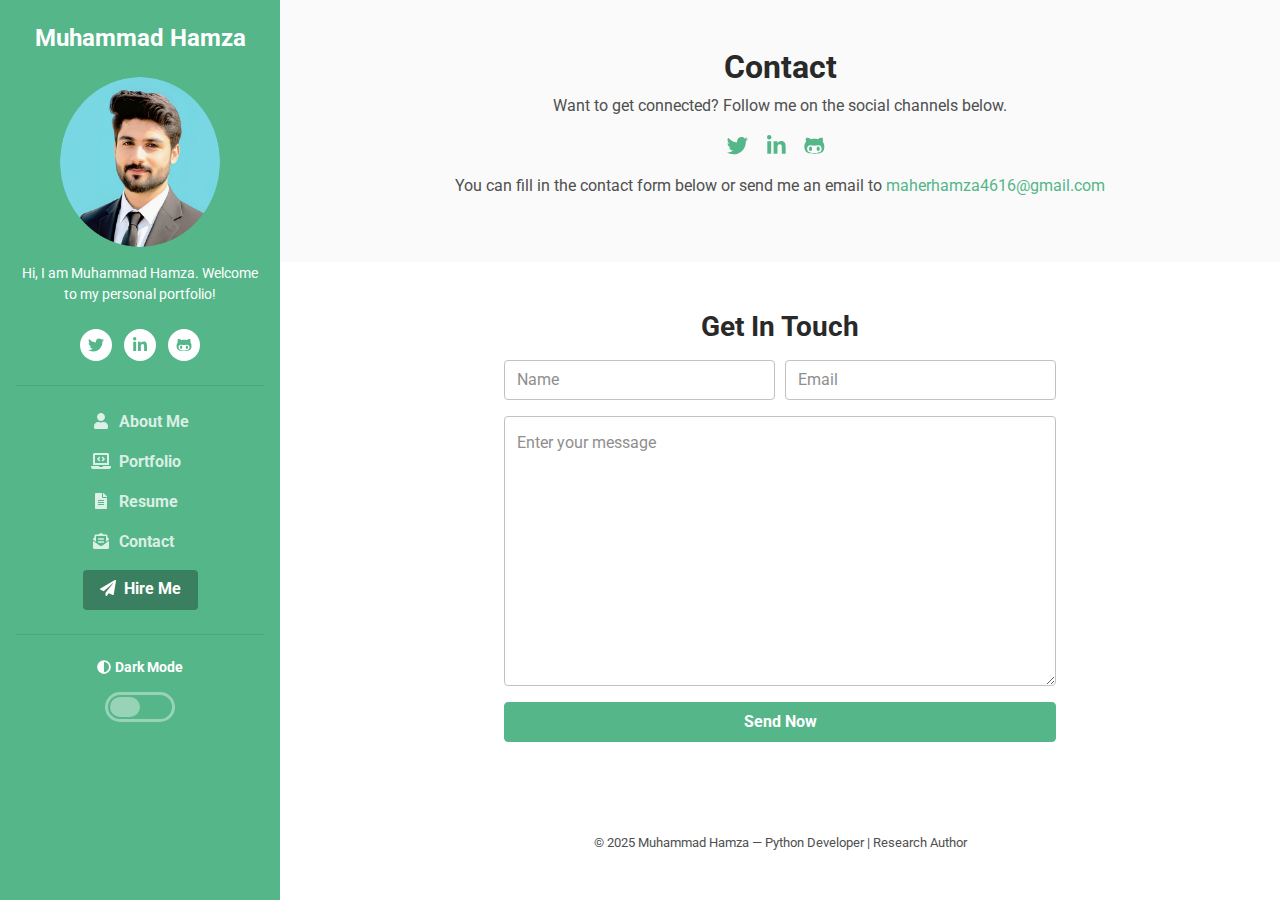
<file: contact.html>
<!DOCTYPE html>
<html lang="en">

	<head>
		<title>Muhammad Hamza-Portfolio</title>
		<!-- Meta -->
		<meta charset="utf-8">
		<meta http-equiv="X-UA-Compatible" content="IE=edge">
		<meta name="viewport" content="width=device-width, initial-scale=1.0">
		<meta name="description" content="DevCard Bootstrap 4 Template">
		<meta name="author" content="Xiaoying Riley at 3rd Wave Media">
		<link rel="shortcut icon" href="favicon.png">
		<!-- Google Fonts -->
		<link href="https://fonts.googleapis.com/css?family=Roboto:300,400,500,700,900" rel="stylesheet">
		<!-- FontAwesome JS -->
		<script defer src="./js/all.js"></script>
		<!-- Theme CSS -->
		<link id="theme-style" rel="stylesheet" href="./css/theme.css">
	</head>

	<body>
		<header class="header text-center">
			<div class="force-overflow">
				<h1 class="blog-name pt-lg-4 mb-0"><a href="index.html">Muhammad Hamza</a></h1>
				<nav class="navbar navbar-expand-lg navbar-dark">
					<button class="navbar-toggler" type="button" data-toggle="collapse" data-target="#navigation"
						aria-controls="navigation" aria-expanded="false" aria-label="Toggle navigation">
						<span class="navbar-toggler-icon"></span>
					</button>
					<div id="navigation" class="collapse navbar-collapse flex-column">
						<div class="profile-section pt-3 pt-lg-0">
							<img class="profile-image mb-3 rounded-circle mx-auto" src="images/Muhammad_Hamza.png" alt="image">
							<div class="bio mb-3">Hi, I am Muhammad Hamza. Welcome to my personal portfolio!</div>
							<!--//bio-->
							<ul class="social-list list-inline py-2 mx-auto">
								<li class="list-inline-item"><a href="https://twitter.com/Muhamma08974837"
										target="_blank"><i class="fab fa-twitter fa-fw"></i></a></li>
								<li class="list-inline-item"><a href="https://www.linkedin.com/in/hamzzaz"
										target="_blank"><i class="fab fa-linkedin-in fa-fw"></i></a></li>
								<li class="list-inline-item"><a href="https://github.com/Hamza-code-hub" target="_blank"><i
											class="fab fa-github-alt fa-fw"></i></a></li>
							</ul>
							<!--//social-list-->
							<hr>
						</div>
						<!--//profile-section-->
						<ul class="navbar-nav flex-column text-left">
							<li class="nav-item ">
								<a class="nav-link" href="index.html"><i class="fas fa-user fa-fw mr-2"></i>About
									Me<span class="sr-only">(current)</span></a>
							</li>
							<li class="nav-item">
								<a class="nav-link" href="portfolio.html"><i
										class="fas fa-laptop-code fa-fw mr-2"></i>Portfolio</a>
							</li>
							<li class="nav-item">
								<a class="nav-link" href="resume.html"><i
										class="fas fa-file-alt fa-fw mr-2"></i>Resume</a>
							</li>
							<li class="nav-item">
								<a class="nav-link" href="contact.html"><i
										class="fas fa-envelope-open-text fa-fw mr-2"></i>Contact</a>
							</li>
						</ul>
						<div class="my-2">
							<a class="btn btn-primary" href="contact.html" target="_blank"><i
									class="fas fa-paper-plane mr-2"></i>Hire Me</a>
						</div>
						<div class="dark-mode-toggle text-center w-100">
							<hr class="mb-4">
							<h4 class="toggle-name mb-3 "><i class="fas fa-adjust mr-1"></i>Dark Mode</h4>
							<input class="toggle" id="darkmode" type="checkbox">
							<label class="toggle-btn mx-auto mb-0" for="darkmode"></label>
						</div>
						<!--//dark-mode-toggle-->
					</div>
				</nav>
			</div>
			<!--//force-overflow-->
		</header>
		<div class="main-wrapper">
			<section class="cta-section theme-bg-light py-5">
				<div class="container text-center single-col-max-width">
					<h2 class="heading">Contact</h2>
					<div class="intro">
						<p>Want to get connected? Follow me on the social channels below.</p>
						<ul class="list-inline mb-0">
							<li class="list-inline-item mb-3"><a class="twitter" href="https://twitter.com/AliHass80644189"><i
										class="fab fa-twitter fa-fw fa-lg"></i></a></li>
							<li class="list-inline-item mb-3"><a class="linkedin"
									href="https://www.linkedin.com/in/ali-hassan-0475aa199/"><i
										class="fab fa-linkedin-in fa-fw fa-lg"></i></a></li>
							<li class="list-inline-item mb-3"><a class="github" href="https://github.com/iamali123"><i
										class="fab fa-github-alt fa-fw fa-lg"></i></a></li>
							<p>You can fill in the contact form below or send me an email to <a
									href="mailto:iamali62426@gmail.com">maherhamza4616@gmail.com</a></p>
							<!--<li class="list-inline-item mb-3"><a class="facebook" href="#"><i class="fab fa-facebook-f fa-fw fa-lg"></i></a></li>-->
						</ul>
						<!--//social-list-->
					</div>
					<!--//container-->
			</section>
			<section class="contact-section px-3 py-5 p-md-5">
				<div class="container">
					<form id="contact-form" class="contact-form col-lg-8 mx-lg-auto" method="post"
						action="mailto:iamali62426@gmail.com">
						<h3 class="text-center mb-3">Get In Touch</h3>
						<div class="form-row">
							<div class="form-group col-md-6">
								<label class="sr-only" for="cname">Name</label>
								<input type="text" class="form-control" id="cname" name="name" placeholder="Name"
									minlength="2" required="" aria-required="true">
							</div>
							<div class="form-group col-md-6">
								<label class="sr-only" for="cemail">Email</label>
								<input type="email" class="form-control" id="cemail" name="email" placeholder="Email"
									required="" aria-required="true">
							</div>
							<div class="form-group col-12">
								<label class="sr-only" for="cmessage">Your message</label>
								<textarea class="form-control" id="cmessage" name="message"
									placeholder="Enter your message" rows="10" required=""
									aria-required="true"></textarea>
							</div>
							<div class="form-group col-12">
								<button type="submit" class="btn btn-block btn-primary py-2">Send Now</button>
							</div>
						</div>
						<!--//form-row-->
					</form>
				</div>
				<!--//container-->
			</section>
			<footer class="footer text-center py-4">
      <small class="copyright">© 2025 Muhammad Hamza — Python Developer | Research Author</small>
    </footer>
		</div>
		<!--//main-wrapper-->
		<!-- *****CONFIGURE STYLE (REMOVE ON YOUR PRODUCTION SITE)****** -->
		<!-- Javascript -->
		<script src="./js/jquery.js"></script>
		<script src="./js/proper.js"></script>
		<script src="./js/bootstrap.js"></script>
		<script src="./js/form.js"></script>
		<script src="./js/validation.js"></script>
		<!-- Dark Mode -->
		<script src="./js/cookie.js"></script>
		<script src="./js/dark.js"></script>
		<!-- Style Switcher (REMOVE ON YOUR PRODUCTION SITE) -->
		<script src="./js/switcher.js"></script>
	</body>

</html>
</file>
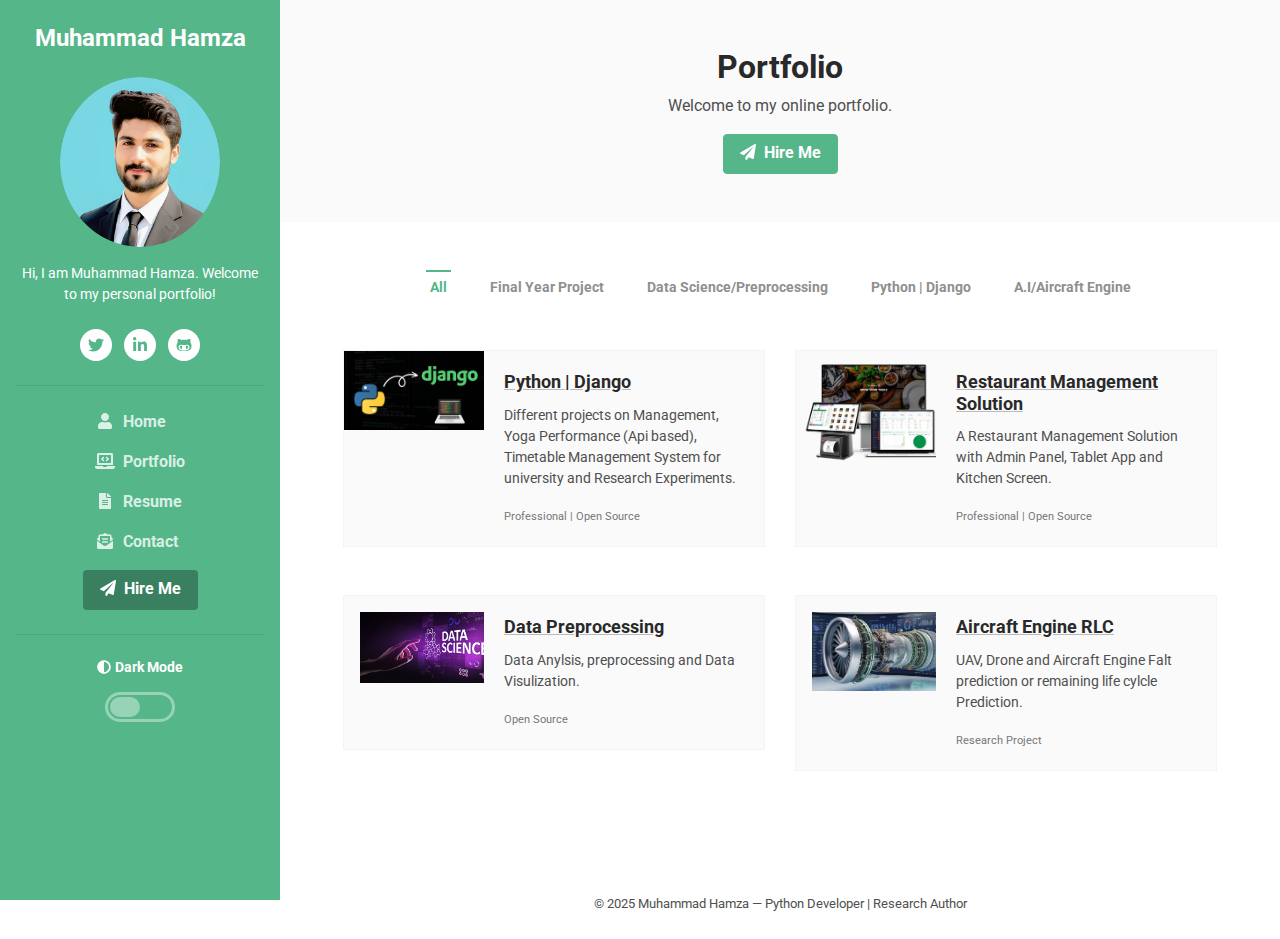
<file: portfolio.html>
<!DOCTYPE html>
<html lang="en">

	<head>
		<title>Muhammad Hamza-Portfolio</title>
		<!-- Meta -->
		<meta charset="utf-8">
		<meta http-equiv="X-UA-Compatible" content="IE=edge">
		<meta name="viewport" content="width=device-width, initial-scale=1.0">
		<meta name="description" content="DevCard Bootstrap 4 Template">
		<meta name="author" content="Xiaoying Riley at 3rd Wave Media">
		<!-- Favicon -->
        <link rel="icon" type="image/png" href="images/favicon.ico">
        <link rel="apple-touch-icon" href="images/favicon.ico">
		<!-- Google Fonts -->
		<link href="https://fonts.googleapis.com/css?family=Roboto:300,400,500,700,900" rel="stylesheet">
		<!-- FontAwesome JS -->
		<script defer src="./js/all.js"></script>
		<!-- Theme CSS -->
		<link id="theme-style" rel="stylesheet" href="./css/theme.css">
	</head>

	<body>
		<header class="header text-center">
			<div class="force-overflow">
				<h1 class="blog-name pt-lg-4 mb-0"><a href="index.html">Muhammad Hamza</a></h1>
				<nav class="navbar navbar-expand-lg navbar-dark">
					<button class="navbar-toggler" type="button" data-toggle="collapse" data-target="#navigation"
						aria-controls="navigation" aria-expanded="false" aria-label="Toggle navigation">
						<span class="navbar-toggler-icon"></span>
					</button>
					<div id="navigation" class="collapse navbar-collapse flex-column">
						<div class="profile-section pt-3 pt-lg-0">
							<img class="profile-image mb-3 rounded-circle mx-auto" src="images/Muhammad_Hamza.png" alt="image">
							<div class="bio mb-3">Hi, I am Muhammad Hamza. Welcome to my personal portfolio!</div>
							<ul class="social-list list-inline py-2 mx-auto">
								<li class="list-inline-item"><a href="https://twitter.com/Muhamma08974837"
										target="_blank"><i class="fab fa-twitter fa-fw"></i></a></li>
								<li class="list-inline-item"><a href="https://www.linkedin.com/in/hamzzaz"
										target="_blank"><i class="fab fa-linkedin-in fa-fw"></i></a></li>
								<li class="list-inline-item"><a href="https://github.com/Hamza-code-hub" target="_blank"><i
											class="fab fa-github-alt fa-fw"></i></a></li>
							</ul>
							<!--//social-list-->
							<hr>
						</div>
						<!--//profile-section-->
						<ul class="navbar-nav flex-column text-left">
							<li class="nav-item ">
								<a class="nav-link" href="index.html"><i class="fas fa-user fa-fw mr-2"></i>Home<span class="sr-only">(current)</span></a>
							</li>
							<li class="nav-item">
								<a class="nav-link" href="portfolio.html"><i
										class="fas fa-laptop-code fa-fw mr-2"></i>Portfolio</a>
							</li>
							<li class="nav-item">
								<a class="nav-link" href="resume.html"><i
										class="fas fa-file-alt fa-fw mr-2"></i>Resume</a>
							</li>
							<li class="nav-item">
								<a class="nav-link" href="contact.html"><i
										class="fas fa-envelope-open-text fa-fw mr-2"></i>Contact</a>
							</li>
						</ul>
						<div class="my-2">
							<a class="btn btn-primary" href="contact.html" target="_blank"><i
									class="fas fa-paper-plane mr-2"></i>Hire Me</a>
						</div>
						<div class="dark-mode-toggle text-center w-100">
							<hr class="mb-4">
							<h4 class="toggle-name mb-3 "><i class="fas fa-adjust mr-1"></i>Dark Mode</h4>
							<input class="toggle" id="darkmode" type="checkbox">
							<label class="toggle-btn mx-auto mb-0" for="darkmode"></label>
						</div>
						<!--//dark-mode-toggle-->
					</div>
				</nav>
			</div>
			<!--//force-overflow-->
		</header>
		<div class="main-wrapper">
			<section class="cta-section theme-bg-light py-5">
				<div class="container text-center single-col-max-width">
					<h2 class="heading">Portfolio</h2>
					<div class="intro">
						<p>Welcome to my online portfolio.</p>
					</div>
					<a class="btn btn-primary" href="contact.html" target="_blank"><i
							class="fas fa-paper-plane mr-2"></i>Hire Me</a>
				</div>
				<!--//container-->
			</section>
			<section class="projects-list px-3 py-5 p-md-5">
				<div class="container">
					<div class="text-center">
						<ul id="filters" class="filters mb-5 mx-auto pl-0">
							<li class="type active mb-3 mb-lg-0" data-filter="*">All</li>
							<li class="type  mb-3 mb-lg-0" data-filter=".fyp">Final Year Project</li>
							<li class="type  mb-3 mb-lg-0" data-filter=".Datascn">Data Science/Preprocessing</li>
							<li class="type  mb-3 mb-lg-0" data-filter=".dj">Python | Django</li>
							<li class="type  mb-3 mb-lg-0" data-filter=".air">A.I/Aircraft Engine</li>
						</ul>
						<!--//filters-->
					</div>
					<div class="project-cards row isotope">
	
						<!--//col-->
						<div class="isotope-item col-md-6 mb-5 dj">
							<div class="card project-card">
								<div class="row no-gutters">
									<div class="col-lg-4 card-img-holder">
										<img src="images/python.png" class="card-img" alt="image">
									</div>
									<div class="col-lg-8">
										<div class="card-body">
											<h5 class="card-title"><a href="dj.html" class="theme-link">Python | Django</a></h5>
											<p class="card-text">Different projects on Management, Yoga Performance (Api based), Timetable Management System for university and Research Experiments.
											</p>
											<p class="card-text"><small class="text-muted">Professional | Open Source</small></p>
										</div>
									</div>
								</div>
								<div class="link-mask">
									<a class="link-mask-link" href="psdtohtml.html"></a>
									<div class="link-mask-text">
										<a class="btn btn-secondary" href="psdtohtml.html">
											<i class="fas fa-eye mr-2"></i>View Case Study </a>
									</div>
								</div>
								<!--//link-mask-->
							</div>
						</div>
						<!--//col-->
						<div class="isotope-item col-md-6 mb-5 fyp">
							<div class="card project-card">
								<div class="row no-gutters">
									<div class="col-lg-4 card-img-holder">
										<img src="images/resturent.jpg"
											class="card-img img-full m-2" alt="image">
									</div>
									<div class="col-lg-8">
										<div class="card-body">
											<h5 class="card-title"><a href="fyp.html" class="theme-link">Restaurant
													Management Solution</a></h5>
											<p class="card-text">A Restaurant Management Solution with Admin Panel,
												Tablet App and Kitchen Screen.</p>
											<p class="card-text"><small class="text-muted">Professional | Open Source</small></p>
										</div>
									</div>
								</div>
								<div class="link-mask">
									<a class="link-mask-link" href="wpelementor.html"></a>
									<div class="link-mask-text">
										<a class="btn btn-secondary" href="wpelementor.html">
											<i class="fas fa-eye mr-2"></i>View Case Study </a>
									</div>
								</div>
								<!--//link-mask-->
							</div>
						</div>
						<!--//col-->
						<div class="isotope-item col-md-6 mb-5 Datascn">
							<div class="card project-card">
								<div class="row no-gutters">
									<div class="col-lg-4 card-img-holder">
										<img src="images/Datascience.jpg"
											class="card-img img-full m-3" alt="image">

									</div>
									<div class="col-lg-8">
										<div class="card-body">
											<h5 class="card-title"><a href="wpelementor.html"
													class="theme-link">Data Preprocessing</a></h5>
											<p class="card-text">Data Anylsis, preprocessing and Data Visulization.
											</p>
											<p class="card-text"><small class="text-muted">Open Source</small></p>
										</div>
									</div>
								</div>
								<div class="link-mask">
									<a class="link-mask-link" href="react.html"></a>
									<div class="link-mask-text">
										<a class="btn btn-secondary" href="react.html">
											<i class="fas fa-eye mr-2"></i>View Case Study </a>
									</div>
								</div>
								<!--//link-mask-->
							</div>
							<!--//card-->
						</div>
						<!--//col-->
						<div class="isotope-item col-md-6 mb-5 air">
							<div class="card project-card">
								<div class="row no-gutters">
									<div class="col-lg-4 card-img-holder">
										<img src="images/p3.png" class="card-img img-full m-3" alt="image">
									</div>
									<div class="col-lg-8">
										<div class="card-body">
											<h5 class="card-title"><a href="air.html" class="theme-link">Aircraft Engine RLC</a></h5>
											<p class="card-text">UAV, Drone and Aircraft Engine Falt prediction or remaining life cylcle Prediction.
											</p>
											<p class="card-text"><small class="text-muted">Research Project</small>
											</p>
										</div>
									</div>
								</div>
								<div class="link-mask">
									<a class="link-mask-link" href="fyp.html"></a>
									<div class="link-mask-text">
										<a class="btn btn-secondary" href="fyp.html">
											<i class="fas fa-eye mr-2"></i>View Case Study </a>
									</div>
								</div>
								<!--//link-mask-->
							</div>
						</div>
					</div>
					<!--//row-->
				</div>
			</section>
			 <footer class="footer text-center py-4">
      <small class="copyright">© 2025 Muhammad Hamza — Python Developer | Research Author</small>
    </footer>
		</div>
		<!--//main-wrapper-->
		<!-- *****CONFIGURE STYLE (REMOVE ON YOUR PRODUCTION SITE)****** -->
		<!-- Javascript -->
		<script src="./js/jquery.js"></script>
		<script src="./js/proper.js"></script>
		<script src="./js/bootstrap.js"></script>
		<!--Page Specific JS -->
		<script type="text/javascript" src="./js/image.js"></script>
		<script type="text/javascript" src="./js/iso.js"></script>
		<script type="text/javascript" src="./js/custom.js"></script>
		<!-- Dark Mode -->
		<script src="./js/cookie.js"></script>
		<script src="./js/dark.js"></script>
		<!-- Style Switcher (REMOVE ON YOUR PRODUCTION SITE) -->
		<script src="./js/switcher.js"></script>
	</body>

</html>
</file>
